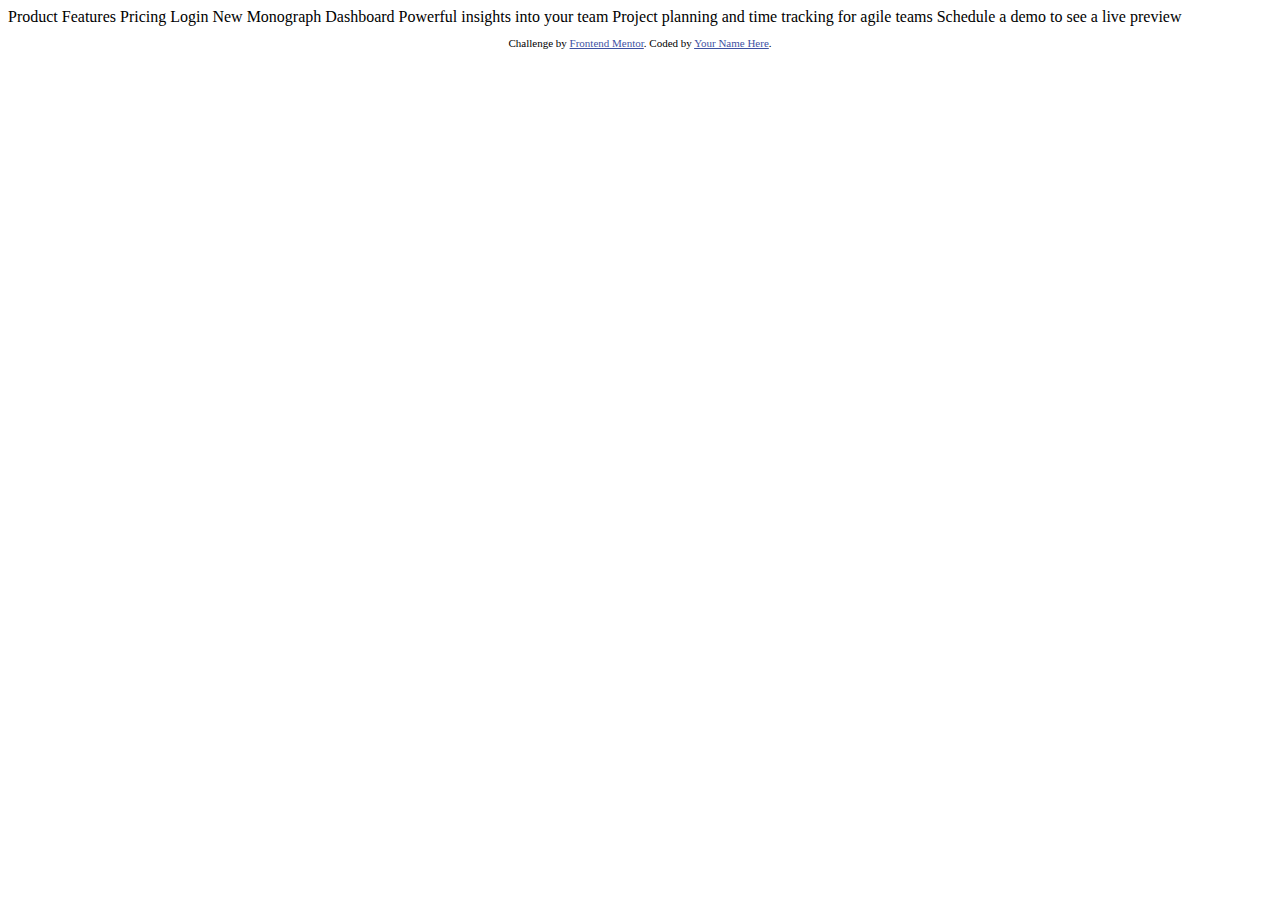
<file: design/index.html>
<!DOCTYPE html>
<html lang="en">
<head>
  <meta charset="UTF-8">
  <meta name="viewport" content="width=device-width, initial-scale=1.0"> <!-- displays site properly based on user's device -->

  <link rel="icon" type="image/png" sizes="32x32" href="./images/favicon-32x32.png">
  
  <title>Frontend Mentor | Project tracking intro component</title>

  <!-- Feel free to remove these styles or customise in your own stylesheet 👍 -->
  <style>
    .attribution { font-size: 11px; text-align: center; }
    .attribution a { color: hsl(228, 45%, 44%); }
  </style>
</head>
<body>
  Product
  Features
  Pricing
  Login

  New
  Monograph Dashboard

  Powerful insights into your team
  Project planning and time tracking for agile teams

  Schedule a demo
  to see a live preview
  
  <footer>
    <p class="attribution">
      Challenge by <a href="https://www.frontendmentor.io?ref=challenge" target="_blank">Frontend Mentor</a>. 
      Coded by <a href="#">Your Name Here</a>.
    </p>
  </footer>
</body>
</html>
</file>
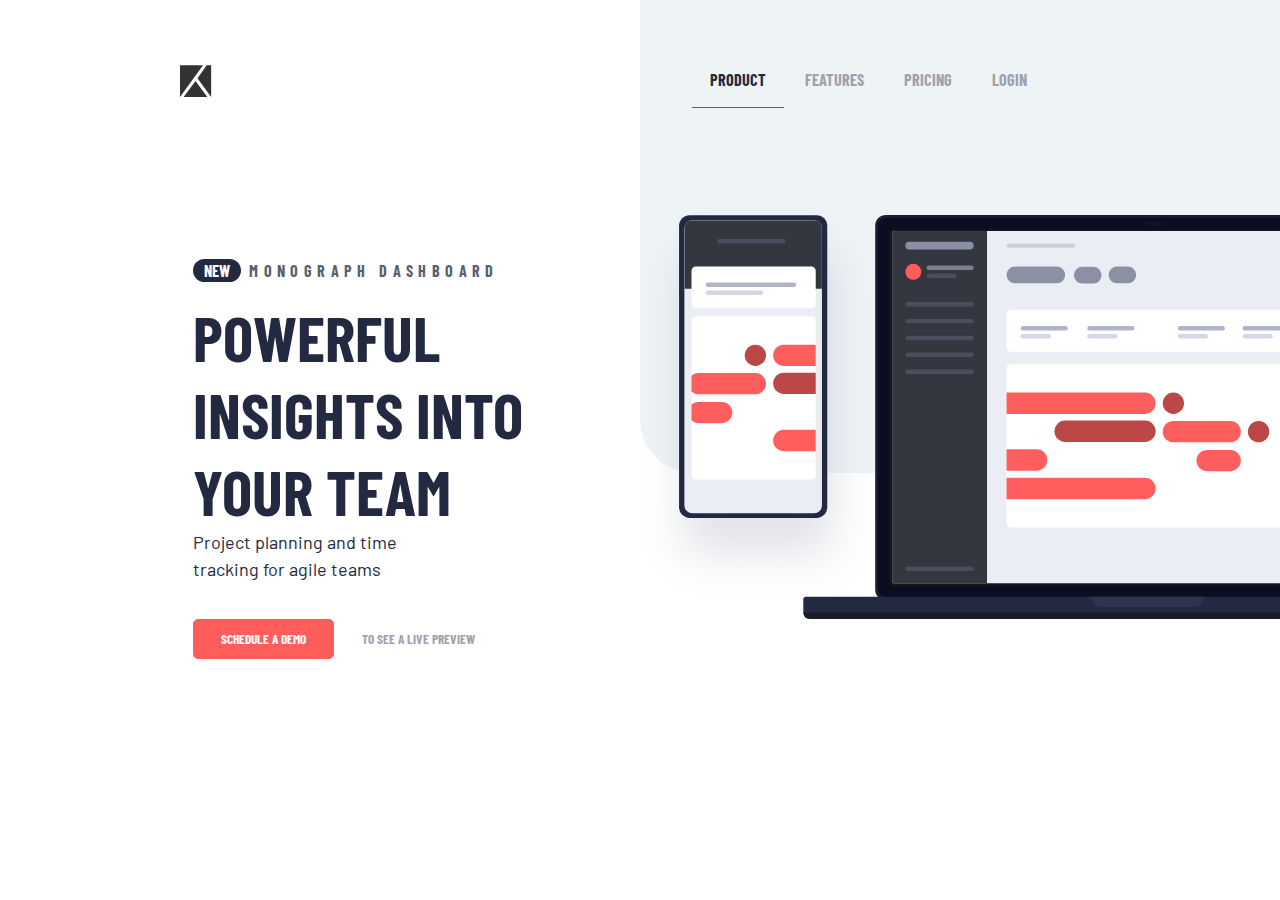
<file: docs/index.html>
<!DOCTYPE html><html lang="en"><head><meta charset="UTF-8"><meta name="viewport" content="width=device-width,initial-scale=1"><link rel="icon" href="./assets/images/favicon.png"><link href="https://fonts.googleapis.com/css2?family=Barlow&family=Barlow+Condensed:wght@400;700&display=swap" rel="stylesheet"><link rel="stylesheet" href="./css/styles.css"><title>Frontend Mentor | Project Tracking | Taguara Digital</title></head><body><header class="header" id="header"><div class="nav__logo" id="nav__logo"><a href="index.html"><img src="./assets/images/logo.svg" alt="logo"></a></div><div class="toggle-menu" id="toggle-menu"><img src="./assets/images/icon-hamburger.svg" alt="toggle-menu"></div><nav class="main-nav" id="main-nav"><ul class="nav__list" id="nav__list"><li class="nav__item"><a href="#" class="nav__link nav__link--active">Product</a></li><li class="nav__item"><a class="nav__link" href="#">Features</a></li><li class="nav__item"><a class="nav__link" href="#">Pricing</a></li><li class="nav__item"><a class="nav__link">Login</a></li></ul></nav></header><main class="main"><div class="main__wrapper"><div class="main__content"><h2 class="main__subtitle"><span>New</span> Monograph Dashboard</h2><h1 class="main__title">Powerful insights into your team</h1><p class="main__txt">Project planning and time tracking for agile teams</p><div class="main__buttons"><button class="btn btn--red">Schedule a demo</button> <button class="btn btn--ghost">to see a live preview</button></div></div><div class="main__img"><img src="./assets/images/illustration-devices.svg" alt="main-image" class="main__image"></div></div></main><script src="./js/app.js"></script></body></html>
</file>
<file: docs/css/styles.css>
:root{--red:#ff5c5c;--very-dark-blue:#242942;--dark-grayish-blue:#5b5f71;--grayish-blue:#a0a1ac;--light-grayish-blue:#eef3f6;--ff-title:"Barlow Condensed",sans-serif;--ff-body:"Barlow",sans-serif;--header-height:5.5rem}*,:after,:before{box-sizing:border-box;margin:0;padding:0}html{font-family:var(--ff-body);font-size:18px;font-weight:400;color:var(--very-dark-blue)}body{margin:0;padding:0}body,img{width:100%}img{display:block}ul{list-style:none}a{text-decoration:none}.header{width:100%;height:var(--header-height);padding:0 1.775rem;display:-webkit-box;display:-webkit-flex;display:-ms-flexbox;display:flex;-webkit-box-pack:justify;-webkit-justify-content:space-between;-ms-flex-pack:justify;justify-content:space-between;-webkit-box-align:center;-webkit-align-items:center;-ms-flex-align:center;align-items:center}.header:before{content:"";width:50%;height:52.5%;position:absolute;top:0;right:0;z-index:-1;background-color:var(--light-grayish-blue);border-bottom-left-radius:3rem}@media screen and (min-width:990px){.header{height:9rem;padding:0 10em}}.nav__logo{width:24px;z-index:100}.nav__logo img{display:block;width:100%}@media screen and (min-width:768px){.nav__logo{width:32px}}.main-nav{display:none;-webkit-box-orient:vertical;-webkit-box-direction:normal;-webkit-flex-direction:column;-ms-flex-direction:column;flex-direction:column;-webkit-justify-content:space-around;-ms-flex-pack:distribute;justify-content:space-around;-webkit-box-align:center;-webkit-align-items:center;-ms-flex-align:center;align-items:center}.main-nav--show{width:90%;height:30%;position:absolute;box-shadow:-1px 1px 5px var(--dark-grayish-blue);top:var(--header-height);left:5%;z-index:50;display:-webkit-box;display:-webkit-flex;display:-ms-flexbox;display:flex;background-color:#fff}.main-nav--show .nav__link--active,.main-nav--show .nav__link:hover{color:var(--very-light-gray)}@media screen and (min-width:768px){.main-nav{width:50%;height:9rem;top:0;left:60%;display:-webkit-box;display:-webkit-flex;display:-ms-flexbox;display:flex;-webkit-box-orient:horizontal;-webkit-box-direction:normal;-webkit-flex-direction:row;-ms-flex-direction:row;flex-direction:row;-webkit-flex-wrap:wrap;-ms-flex-wrap:wrap;flex-wrap:wrap;-webkit-justify-content:space-around;-ms-flex-pack:distribute;justify-content:space-around;-webkit-box-align:center;-webkit-align-items:center;-ms-flex-align:center;align-items:center;box-shadow:none;background-color:rgba(0,0,0,0)}}@media screen and (min-width:990px){.main-nav{width:50%}}.nav__list{z-index:100;display:-webkit-box;display:-webkit-flex;display:-ms-flexbox;display:flex;-webkit-box-orient:vertical;-webkit-box-direction:normal;-webkit-flex-direction:column;-ms-flex-direction:column;flex-direction:column;-webkit-box-pack:center;-webkit-justify-content:center;-ms-flex-pack:center;justify-content:center;-webkit-box-align:center;-webkit-align-items:center;-ms-flex-align:center;align-items:center}@media screen and (min-width:768px){.nav__list{width:-webkit-fit-content;width:-moz-fit-content;width:fit-content;position:relative;margin:0;top:0;height:var(--header-height);display:-webkit-box;display:-webkit-flex;display:-ms-flexbox;display:flex;-webkit-flex-wrap:wrap;-ms-flex-wrap:wrap;flex-wrap:wrap;-webkit-box-orient:horizontal;-webkit-box-direction:normal;-webkit-flex-direction:row;-ms-flex-direction:row;flex-direction:row;-webkit-box-pack:justify;-webkit-justify-content:space-between;-ms-flex-pack:justify;justify-content:space-between;-webkit-box-align:center;-webkit-align-items:center;-ms-flex-align:center;align-items:center;background:rgba(0,0,0,0)}}.nav__item{font-family:var(--ff-title);text-align:center;width:100%;margin:.5rem}@media screen and (min-width:768px){.nav__item{width:-webkit-fit-content;width:-moz-fit-content;width:fit-content;padding:0;margin:0}}.nav__link{text-transform:uppercase;color:var(--grayish-blue);border-bottom:1px solid rgba(0,0,0,0);padding:.5rem 3rem;display:block;font-size:1.1Rem;font-weight:700;line-height:1}.nav__link--active,.nav__link:hover{color:var(--very-dark-blue);border-bottom:1px solid var(--dark-grayish-blue)}@media screen and (min-width:768px){.nav__link{width:-webkit-fit-content;width:-moz-fit-content;width:fit-content;margin-right:.2rem;padding:1rem;font-size:.9rem;line-height:1;border-top:none}}.toggle-menu{width:24px;z-index:100;cursor:pointer}@media screen and (min-width:768px){.toggle-menu{display:none}}.toggle-menu:hover{-webkit-transform:scale(.95);-ms-transform:scale(.95);transform:scale(.95)}.main{position:relative;width:100%;height:100%}.main__wrapper{position:relative;padding:1.3rem 0;overflow:hidden;display:grid;grid-template-columns:1fr;grid-template-areas:"images" "body"}@media screen and (min-width:768px){.main__wrapper{--padding:1.85rem;padding:2.5rem var(--padding);grid-template-columns:repeat(2,1fr);grid-template-areas:"body images"}}@media screen and (min-width:990px){.main__wrapper{--padding:calc(1.85rem + 5vw);padding:2.5rem var(--padding)}}@media screen and (min-width:1200px){.main__wrapper{--padding:calc(1.85rem + 10vw);padding:2.5rem var(--padding)}}.main__content{padding:4.5rem 1.777rem;position:relative;grid-area:body;display:-webkit-box;display:-webkit-flex;display:-ms-flexbox;display:flex;-webkit-box-orient:vertical;-webkit-box-direction:normal;-webkit-flex-direction:column;-ms-flex-direction:column;flex-direction:column;font-family:var(--ff-body)}@media screen and (min-width:768px){.main__content{padding:.5rem}}@media screen and (min-width:990px){.main__content{padding:3rem 1.777rem}}.main__subtitle{font-family:var(--ff-title);font-size:.9rem;letter-spacing:.3rem;text-transform:uppercase;color:var(--dark-grayish-blue)}.main__subtitle span{font-weight:700;padding:.1rem .6rem;letter-spacing:normal;color:#fff;background-color:var(--very-dark-blue);border-radius:25px}.main__title{font-family:var(--ff-title);font-size:2.2rem;font-weight:700;margin-top:1rem;text-transform:uppercase}@media screen and (min-width:768px){.main__title{font-size:1.5rem}}@media screen and (min-width:990px){.main__title{font-size:2.55rem}}@media screen and (min-width:1200px){.main__title{font-size:3.55rem}}.main__txt{width:90%;line-height:1.5}@media screen and (min-width:768px){.main__txt{width:60%}}.main__buttons{font-family:var(--ff-title);margin-top:2rem;display:-webkit-box;display:-webkit-flex;display:-ms-flexbox;display:flex;-webkit-box-pack:justify;-webkit-justify-content:space-between;-ms-flex-pack:justify;justify-content:space-between;-webkit-box-align:center;-webkit-align-items:center;-ms-flex-align:center;align-items:center}@media screen and (min-width:768px){.main__buttons{-webkit-box-pack:start;-webkit-justify-content:flex-start;-ms-flex-pack:start;justify-content:flex-start}}.main .btn{font-family:var(--ff-title);font-weight:700;padding:.6rem 1.5rem;text-transform:uppercase;border-radius:5px;border-width:1px;border-style:solid}.main .btn:hover{opacity:.5}.main .btn--red{color:#fff;background:var(--red);border-color:var(--red)}.main .btn--ghost{color:var(--grayish-blue);background:rgba(0,0,0,0);border-color:rgba(0,0,0,0)}.main__img{width:137%;height:120%;position:relative;grid-area:images}@media screen and (min-width:768px){.main__img{width:178%}}
</file>
